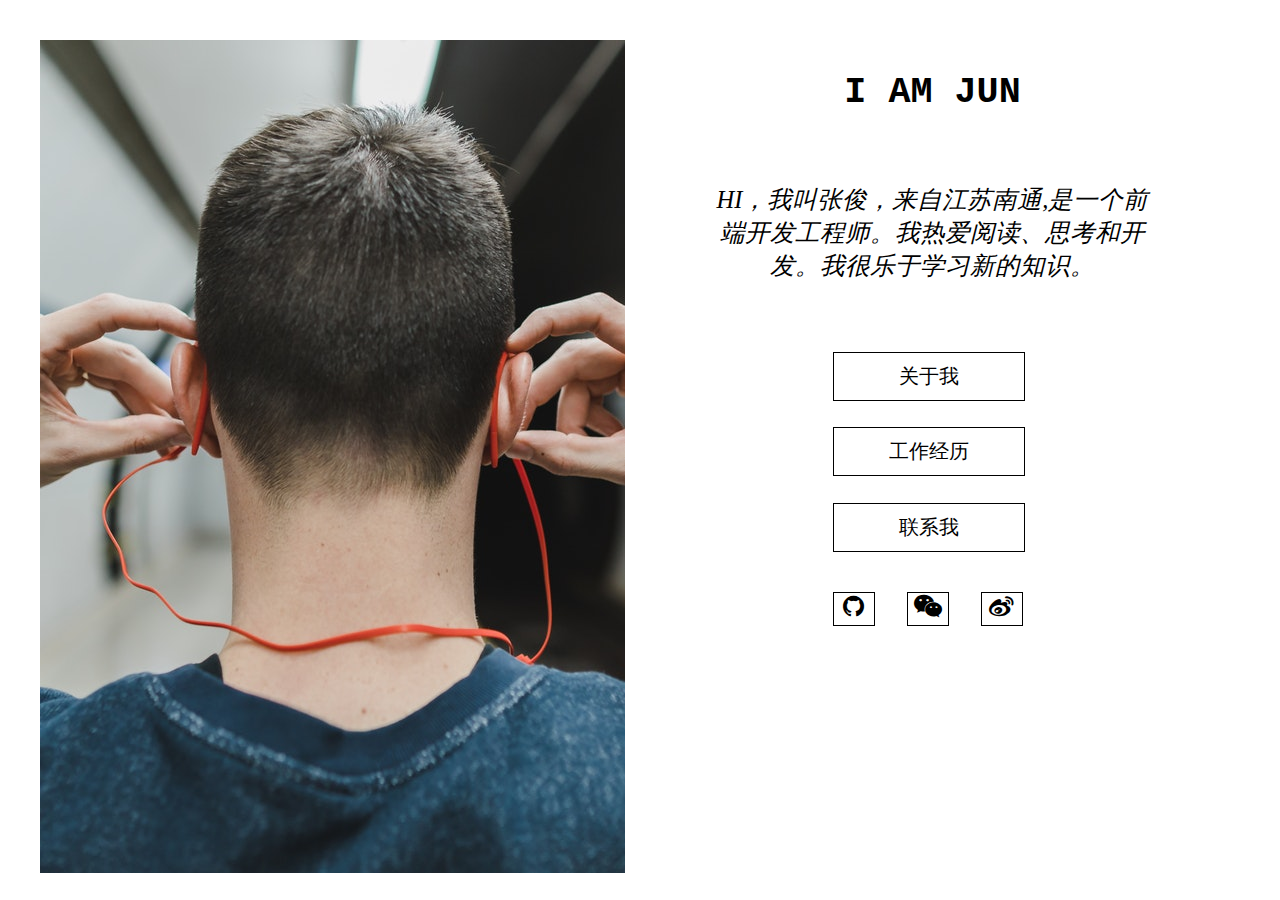
<file: index.html>
<!DOCTYPE html>
<html lang="en">
<head>
    <meta charset="UTF-8">
    <meta name="viewport" content="width=device-width, initial-scale=1.0">
    <meta http-equiv="X-UA-Compatible" content="ie=edge">
    <link rel="stylesheet" href="css/mine.css">
    <link rel="stylesheet" href="css/font-awesome-4.7.0/css/font-awesome.css">
    <link rel="stylesheet" href="css/animate.css">
    <link rel="icon" href="photos/favicon.png" type="image/x-icon">  
    <link rel="shortcut icon" href="photos/favicon.png" type="image/x-icon">  
    <title>Jun</title>
</head>
<body>

<!-- index -->
    <div class="index page pc" id="index">
        <div class="ileft">
            <img src="photos/p7.jpeg" alt="iamshoot" class="p1" >
        </div>
        <!-- right -and- left -->
        <div class="iright">

                <h2> I AM JUN</h2>
                <p class="index-p">HI，我叫张俊，来自江苏南通,是一个前端开发工程师。我热爱阅读、思考和开发。我很乐于学习新的知识。
                </p>
                <div class="f-select">
                    <div class="link linkabout" id="about">
                        <span>关于我</span>
                    </div>
                    <div class="link linkwork" id="work">
                        <span>工作经历</span>
                    </div>
                    <div class="link linkcontact" id="contact">
                        <span>联系我</span>
                    </div>
                </div>

                <div class="icon" >
                    <a href="https://github.com/zhangjun620" target="bank">
                        <i class="fa fa-github" ></i>
                    </a>
                    <a href="" class="weixin" alt="asd">
                        <!-- <img src="photos/weixin.png" alt="" class="weixinpng"> -->
                        <i class="fa fa-weixin "></i>
                    </a>
                    <a href="https://weibo.com/5584984745/profile?rightmod=1&wvr=6&mod=personinfo" target="bank">
                        <i class="fa fa-weibo "></i>
                    </a>
                </div>
        </div>


    </div>

<!-- about -->
    <div class="about page pc" id="about_scroll">
        <div class="ileft">
            <img src="photos/p8.jpeg" alt="iamshoot" class="p1">
        </div>
        <div class="iright">
            <div class="about-right">
                <a class="about-border">
                    <i class="fa fa-angle-left "></i>
                        返回
                    </a>
                <p class="about-self">
                 你好，我叫张俊，我目前是一名自由前端开发师，并且正在更深入的学习前端。
                </p>
                <ul class="ul-font">
                    <li>98年 毕业于南通工人业余大学.</li>
                    <li>平时喜欢读书 倾向于通识阅读，通识的好处让我可以从不同角度去思考问题，解决问题，欣赏事物.</li> 
                    <li> 现在着手阅读英文原著，主要也是为了阅读一手的技术书籍与业内最新成果.</li>                    
                    <li> 喜欢看纪录片、电影 这的确是一个增长眼界的好方法.</li>                  
                    <li> 喜欢游泳，跑步.</li>                    
                     个人作品我放进GitHub了，有兴趣可以去看看.
                </ul>
                </p>
            </div>
        </div>
    </div>  

<!-- gongzuo -->
    <div class="work page pc" id="work_scroll">
        <div class="ileft">
            <img src="photos/p6.jpeg" alt="iamshoot" class="p1">
        </div>
        <div class="iright">
            <div class="work-right">
                <a class="about-border"> 
                    <i class="fa fa-angle-left "></i>
                    返回
                </a>
                <div>
                    工作经历
                    <p class="work-self">
                        反正也是刚毕业不久，就说说自己看的书吧<br>
                        CSS <br>
                        《css权威指南第四版》英文原版 <br>
                        《css揭秘》<br>
                        《css世界》<br>
                        《The Book of CSS3》<br>
                        js <br>
                        《js高级程序设计》<br>
                        《es6标准入门》<br>
                        《JS精粹》<br>
                        《你不知道的JS》<br>
                        都是好书，也是我自己推荐读的书。读一遍是不够的，要反复看，反复写代码推敲，锻炼自己的思维。
                    </p>
                </div>
            </div>
        </div>
    </div>    
           

    <!-- email -->
    <div class="contact page pc" id="contact_scroll">
        <div class="ileft">
            <img src="photos/p5.jpeg" alt="iamshoot" class="p1">
        </div>
        <div class="iright">
            <div class="contact-right">
                <a class="about-border">
                        <i class="fa fa-angle-left "></i>
                            返回
                    </a>
            </div>

        </div>
    </div>


    <script src="js/jquery-3.3.1.min.js"></script>
    <script src="js/scroll.js"></script>
</body>
</html>
</file>
<file: css/mine.css>
/* 
index css and default initialize css
*/
/* public */
html,body{
    font-size: 24.5px;
    margin: 0;
    padding:0;
    background-color: pray;
}
.pc {
    margin: 0 auto;
    max-width: 1200px;
    margin-top: 40px;
    display: grid;
    background-color: #fff;
}
.about-right,
.work-right,
.contact-right
{
    margin: 0 0 0 50px;
}
/* public end */

/* index  */
.ileft,
.iright {
    grid-row: 1/2;
}
.iright {
    width: 600px;
    text-align: center;
    font-family: 'STXinwei', Courier, monospace;
    height: 700px;
}
p {
    font-style: italic;
    font-family: 'Hanzipen SC';
}
.index-p {
    padding:0 80px;
    margin: 70px 0 70px 0;
}

/* index right three select*/
.f-select{
    display: flex;
    flex-direction: column;
    justify-content: space-between;
    height: 200px;
    padding: 0 200px;
}
.link{
    border: 1px solid ;
    padding: 10px 20px;
    width: 150px;
    font-size: 20px;
    font-family: 'Hanzipen SC';
}

/* three icons  */
.icon > a{
    border: 1px solid black;
    width:30px;
    padding: 2.5px 5px;
    text-decoration:none;
}
.icon{
    display:flex;
    flex-direction: row;
    justify-content: space-between;
    width: 190px;
    margin: 40px 0;
    padding: 0 200px;
}
i{
    color: black;
}

/* transition */

.link:hover,
.icon > a:hover,
.icon > a:hover i ,
.about-border:hover
{
    color: #fff;
    background-color: lightblue;
    border-color: lightblue;
    cursor: pointer;

}
.link,
.about-border,
.about-border i{
    transition: all 0.4s ease-in-out;
}

/* three icons hover */
.about-border:hover i{
    color:#fff;
}

.weixin:hover img{ 
    display: inherit;
}
.weixinpng{
    
    display:none;
}

/* about */

.about-border{
    display: block;
    text-align: left;
    border: 1px solid;
    width:80px;
    padding: 3px 10px;
}
.about-self{
    margin-top: 70px;
}

.ul-font{
    margin-top: 70px;
    font-size:17px ;
    text-align: left;
    line-height: 30px;
}
</file>
